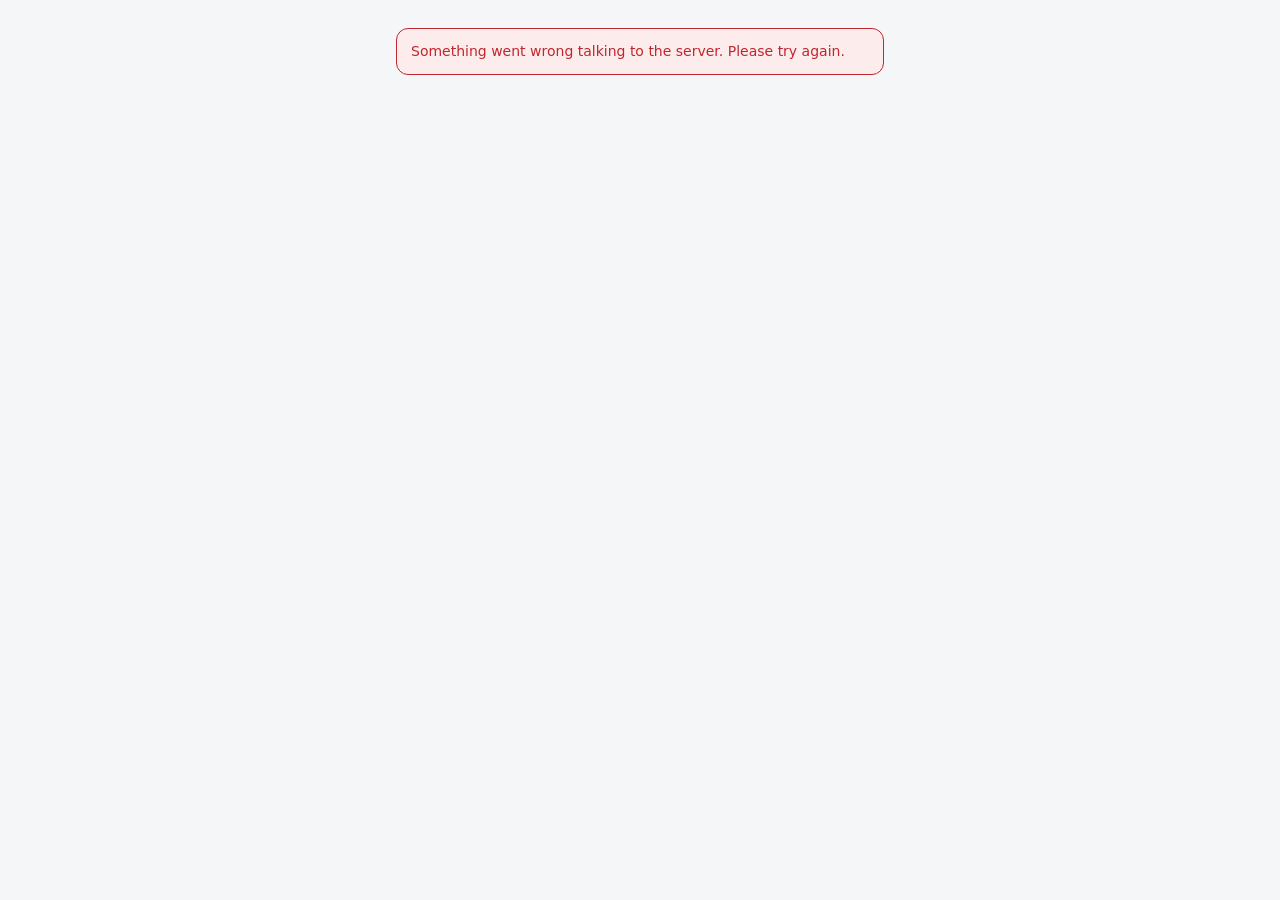
<file: docs/index.html>
<!doctype html>
<html lang="en">
<head>
<meta charset="utf-8">
<meta name="viewport" content="width=device-width, initial-scale=1, viewport-fit=cover">
<meta name="theme-color" content="#f5f6f8">
<title>Run Club Registration</title>
<link rel="stylesheet" href="assets/app.css">
</head>
<body>
<main>
  <img id="banner" class="banner" alt="" hidden>
  <img id="logo" class="logo" alt="" hidden>

  <div id="loading"><div class="spinner" role="status" aria-label="Loading"></div></div>
  <div id="loadError" class="notice bad" role="alert" hidden></div>

  <section id="event" hidden>
    <h1 id="eventName"></h1>
    <p class="sub">Register to get your check-in QR by email.</p>
    <div class="card"><dl class="details" id="details"></dl></div>
    <p id="seats" class="sub"></p>

    <form id="form" class="card" novalidate>
      <label for="name">Full name <span class="req" aria-hidden="true">*</span></label>
      <input id="name" name="name" type="text" autocomplete="name" maxlength="100" required placeholder="e.g. Somchai Jaidee">
      <p class="field-error" id="err-name" role="alert"></p>

      <label for="email">Email <span class="req" aria-hidden="true">*</span></label>
      <input id="email" name="email" type="email" autocomplete="email" inputmode="email" maxlength="254" required placeholder="you@example.com">
      <p class="field-error" id="err-email" role="alert"></p>

      <label for="social">Social media <span class="req" aria-hidden="true">*</span></label>
      <input id="social" name="social" type="text" autocomplete="off" maxlength="100" required placeholder="Instagram / Facebook / Line handle">
      <p class="field-error" id="err-social" role="alert"></p>

      <div class="hp" aria-hidden="true"><label>Website <input id="website" type="text" tabindex="-1" autocomplete="off"></label></div>

      <label class="consent" for="consent">
        <input id="consent" type="checkbox" required>
        <span>I agree that my name, email and social media handle are collected and used for this event only. <span class="req" aria-hidden="true">*</span></span>
      </label>
      <p class="field-error" id="err-consent" role="alert"></p>

      <div id="formNotice" class="notice bad" role="alert" hidden></div>
      <button id="submit" class="btn" type="submit">Register</button>
      <p class="sub center" style="margin:10px 0 0">All fields are required · one seat per email</p>
    </form>

    <section id="done" class="card center" hidden>
      <div class="tick" aria-hidden="true">✓</div>
      <h2>You're registered!</h2>
      <p id="doneMsg" class="sub"></p>
      <button id="resend" class="btn alt" type="button" hidden>Resend my confirmation email</button>
    </section>
  </section>
</main>

<script src="config.js"></script>
<script src="assets/common.js"></script>
<script>
(function () {
  var $ = App.el;
  var lastEmail = '';

  function setError(field, msg) {
    var input = $(field), err = $('err-' + field);
    err.textContent = msg || '';
    if (input) input.setAttribute('aria-invalid', msg ? 'true' : 'false');
  }
  function clearErrors() { ['name', 'email', 'social', 'consent'].forEach(function (f) { setError(f, ''); }); $('formNotice').hidden = true; }
  function notice(msg) { var n = $('formNotice'); n.textContent = msg; n.hidden = !msg; }

  function renderSeats(c) {
    var s = $('seats');
    if (c.seatsLeft === null) { s.textContent = ''; return; }
    s.textContent = c.seatsLeft > 0 ? c.seatsLeft + ' of ' + c.capacity + ' seats left' : 'This event is full.';
    if (c.seatsLeft === 0) { $('submit').disabled = true; notice('Registration is full. Please contact the organiser.'); }
  }

  function renderEvent(c) {
    App.applyBrand(c.brand);
    document.title = (c.event.event_name || 'Run Club') + ' – Registration';
    $('eventName').textContent = c.event.event_name;
    var d = $('details');
    [['When', c.event.when], ['Where', c.event.place], ['Route', c.event.route], ['Notes', c.event.notes]].forEach(function (p) {
      if (!p[1]) return;
      var dt = document.createElement('dt'), dd = document.createElement('dd');
      dt.textContent = p[0]; dd.textContent = p[1]; d.appendChild(dt); d.appendChild(dd);
    });
    renderSeats(c);
    if (c.eventOk === false) {   // only an explicit false closes the form (an older backend sends no eventOk)
      $('form').hidden = true;
      var n = $('loadError'); n.textContent = 'Registration isn\'t open yet. Please check back soon.'; n.hidden = false;
    }
    $('loading').hidden = true; $('event').hidden = false;
  }

  function validate() {
    clearErrors();
    var ok = true;
    var name = $('name').value.trim(), email = $('email').value.trim(), social = $('social').value.trim();
    if (!name) { setError('name', 'Please enter your full name.'); ok = false; }
    if (!/^[^\s@]+@[^\s@]+\.[^\s@]+$/.test(email)) { setError('email', 'Please enter a valid email address.'); ok = false; }
    if (!social) { setError('social', 'Please enter your social media handle.'); ok = false; }
    if (!$('consent').checked) { setError('consent', 'Please accept the data consent to continue.'); ok = false; }
    if (!ok) { var first = document.querySelector('[aria-invalid=true]'); if (first) first.focus(); }
    return ok;
  }

  function showDone(emailSent, email) {
    lastEmail = email;
    $('form').hidden = true; $('done').hidden = false;
    $('doneMsg').textContent = emailSent
      ? 'We sent a confirmation to ' + email + '. Please check your Spam folder if you don\'t see it.'
      : 'Your seat is saved, but we couldn\'t send the confirmation email just now. Use the button below to try again.';
    $('resend').hidden = emailSent;
    $('done').scrollIntoView({ behavior: 'smooth', block: 'start' });
  }

  $('form').addEventListener('submit', function (e) {
    e.preventDefault();
    if (!validate()) return;
    var btn = $('submit'), email = $('email').value.trim();
    btn.disabled = true; btn.textContent = 'Registering…';
    App.api('register', {
      name: $('name').value.trim(), email: email, social: $('social').value.trim(),
      consent: $('consent').checked, website: $('website').value
    }).then(function (r) {
      if (r.status === 'registered') return showDone(r.emailSent, email.toLowerCase());
      if (r.status === 'duplicate') {
        setError('email', 'This email is already registered.');
        notice('Already registered? We can resend your confirmation email.');
        var again = document.createElement('button');
        again.type = 'button'; again.className = 'btn alt'; again.style.marginTop = '8px'; again.textContent = 'Resend my confirmation email';
        again.onclick = function () { lastEmail = email.toLowerCase(); $('form').hidden = true; $('done').hidden = false; $('doneMsg').textContent = ''; doResend(); };
        $('formNotice').appendChild(document.createElement('br')); $('formNotice').appendChild(again);
      } else if (r.status === 'full') { notice('Sorry, this event just became full.'); }
      else if (r.status === 'invalid') { setError(r.field, r.message); }
      else if (r.status === 'not_configured') { notice('Registration isn\'t open yet. Please check back soon.'); }
      else { notice('Something went wrong. Please try again.'); }
    }).catch(function (err) { notice(App.friendlyError(err)); })
      .finally(function () { btn.disabled = false; btn.textContent = 'Register'; });
  });

  function doResend() {
    var b = $('resend'); b.hidden = false; b.disabled = true; b.textContent = 'Sending…';
    App.api('resend', { email: lastEmail }).then(function (r) {
      var msg = { sent: 'Sent! Please check your inbox (and Spam folder).', rate_limited: 'We just sent one. Please wait a couple of minutes before trying again.',
        not_found: 'We couldn\'t find that email.', send_failed: 'We couldn\'t send the email. Please try again later.' }[r.status] || 'Something went wrong.';
      $('doneMsg').textContent = msg;
    }).catch(function (err) { $('doneMsg').textContent = App.friendlyError(err); })
      .finally(function () { b.disabled = false; b.textContent = 'Resend my confirmation email'; });
  }
  $('resend').addEventListener('click', doResend);

  App.api('config').then(renderEvent).catch(function (err) {
    $('loading').hidden = true;
    var n = $('loadError'); n.textContent = App.friendlyError(err); n.hidden = false;
  });
})();
</script>
</body>
</html>
</file>
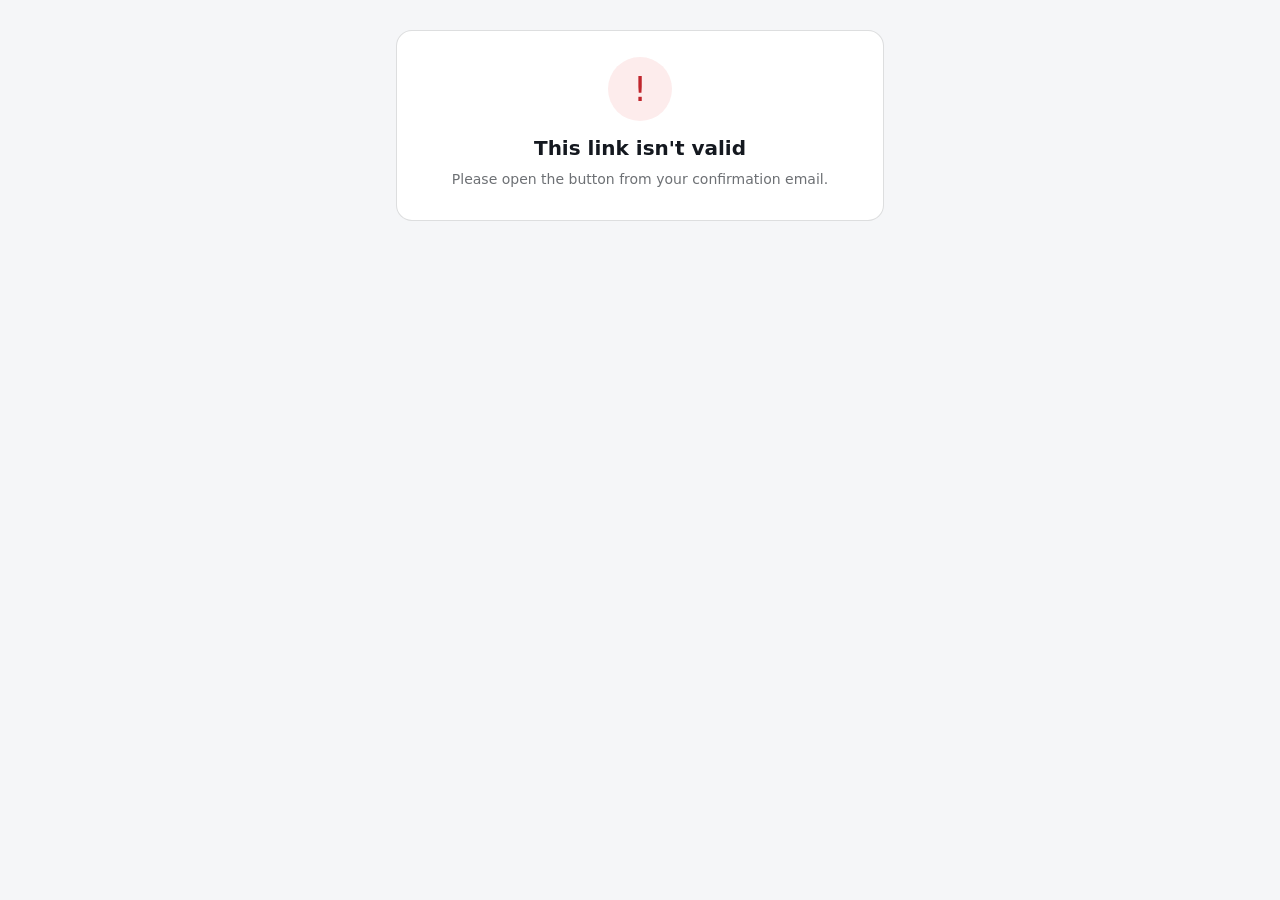
<file: docs/qr.html>
<!doctype html>
<html lang="en">
<head>
<meta charset="utf-8">
<meta name="viewport" content="width=device-width, initial-scale=1, viewport-fit=cover">
<meta name="theme-color" content="#f5f6f8">
<meta name="robots" content="noindex">
<title>My check-in QR</title>
<link rel="stylesheet" href="assets/app.css">
</head>
<body>
<main>
  <img id="banner" class="banner" alt="" hidden>
  <img id="logo" class="logo" alt="" hidden>

  <div id="loading"><div class="spinner" role="status" aria-label="Loading"></div></div>

  <section id="ok" hidden>
    <h1 class="center">Your check-in QR</h1>
    <p class="sub center"><span id="who"></span> · <span id="evName"></span></p>
    <div id="phaseNote" class="notice warn" role="status" hidden></div>
    <div class="qr-frame" id="qr" role="img" aria-label="Check-in QR code"></div>
    <p class="qr-code" id="codeText"></p>
    <p class="timer">Valid for <b id="left">5:00</b> · refreshes automatically</p>
    <div class="bar"><i id="barFill"></i></div>
    <button id="regen" class="btn alt" style="margin-top:16px" type="button">Generate a new QR now</button>
    <p class="sub center" id="hint" style="margin-top:14px">Turn your screen brightness up and show this to our staff. It works once, so please don't share it.</p>
  </section>

  <section id="msg" class="card center" hidden>
    <div id="msgIcon" class="tick" aria-hidden="true"></div>
    <h2 id="msgTitle"></h2>
    <p id="msgBody" class="sub"></p>
    <button id="retry" class="btn alt" type="button" hidden>Try again</button>
  </section>
</main>

<script src="config.js"></script>
<script src="assets/common.js"></script>
<script src="vendor/qrcode.min.js"></script>
<script>
(function () {
  var $ = App.el;
  var token = new URLSearchParams(location.search).get('t') || '';
  var tick = null, issuedAt = 0, windowSec = 300, REFRESH_AT = 30, busy = false;

  function show(which) { ['loading', 'ok', 'msg'].forEach(function (id) { $(id).hidden = id !== which; }); }

  function message(icon, title, body, retry, tone) {
    clearInterval(tick);
    var i = $('msgIcon'); i.textContent = icon;
    i.style.background = tone === 'bad' ? 'var(--bad-bg)' : tone === 'warn' ? 'var(--warn-bg)' : 'var(--ok-bg)';
    i.style.color = tone === 'bad' ? 'var(--bad)' : tone === 'warn' ? 'var(--warn)' : 'var(--ok)';
    $('msgTitle').textContent = title; $('msgBody').textContent = body; $('retry').hidden = !retry;
    show('msg');
  }

  // The QR is always shown. Scanning only passes on the event day, so before/after we just say so.
  function showPhase(r) {
    var n = $('phaseNote');
    if (r.phase === 'before') {
      n.textContent = 'This QR can only be used on the event day (' + r.opensOn + '). Keep this page and open it again on the day.';
      n.hidden = false;
    } else if (r.phase === 'after') {
      n.textContent = 'This event has ended, so this QR can no longer be used.';
      n.hidden = false;
    } else { n.hidden = true; }
    $('hint').hidden = r.phase === 'after';
  }

  function draw(code) {
    var q = qrcode(0, 'M'); q.addData(code); q.make();
    $('qr').innerHTML = q.createSvgTag({ cellSize: 6, margin: 0, scalable: true });
    $('codeText').textContent = code;
  }

  function remaining() { return Math.max(0, Math.round(windowSec - (performance.now() - issuedAt) / 1000)); }

  function render() {
    var left = remaining();
    $('left').textContent = Math.floor(left / 60) + ':' + String(left % 60).padStart(2, '0');
    $('barFill').style.width = (100 * left / windowSec) + '%';
    if (left <= REFRESH_AT && !busy) load(true);
  }

  function load(quiet) {
    if (busy) return;
    busy = true;
    if (!quiet) show('loading');
    App.api('issue', { token: token }).then(function (r) {
      App.applyBrand(r.brand);
      var who = r.name || '';
      switch (r.status) {
        case 'ok':
          showPhase(r);
          $('who').textContent = who; $('evName').textContent = r.eventName;
          document.title = 'My check-in QR – ' + r.eventName;
          windowSec = r.windowSec; issuedAt = performance.now();
          draw(r.code); show('ok');
          clearInterval(tick); tick = setInterval(render, 1000); render();
          break;
        case 'not_open':
          message('📅', 'Check-in opens on ' + r.opensOn, 'Hi ' + who + ', your QR will be available on the event day. Come back to this page then.', false, 'warn'); break;
        case 'not_configured':
          message('!', 'Check-in isn\'t ready yet', 'The organiser hasn\'t set the event date yet. Please try again later.', false, 'warn'); break;
        case 'closed':
          message('⏹', 'Check-in has closed', 'This event has already taken place.', false, 'warn'); break;
        case 'already_checked_in':
          message('✓', 'You\'re checked in', 'Thanks ' + who + '! You checked in at ' + String(r.at).slice(11, 19) + '. Enjoy the run!', false, 'ok'); break;
        case 'invalid_token':
          message('!', 'This link isn\'t valid', 'Please open the button from your confirmation email again.', false, 'bad'); break;
        default:
          message('!', 'Something went wrong', 'Please try again.', true, 'bad');
      }
    }).catch(function (err) {
      // keep showing the current QR while it is still valid; only fail loudly if there is nothing to show
      if (quiet && !$('ok').hidden && remaining() > 0) return;
      message('!', 'Couldn\'t load your QR', App.friendlyError(err), true, 'bad');
    }).finally(function () { busy = false; });
  }

  $('regen').addEventListener('click', function () { load(true); });
  $('retry').addEventListener('click', function () { load(false); });
  // Phones throttle timers in the background; check immediately when the tab comes back.
  document.addEventListener('visibilitychange', function () { if (!document.hidden && !$('ok').hidden) render(); });

  if (!token) message('!', 'This link isn\'t valid', 'Please open the button from your confirmation email.', false, 'bad');
  else load(false);
})();
</script>
</body>
</html>
</file>
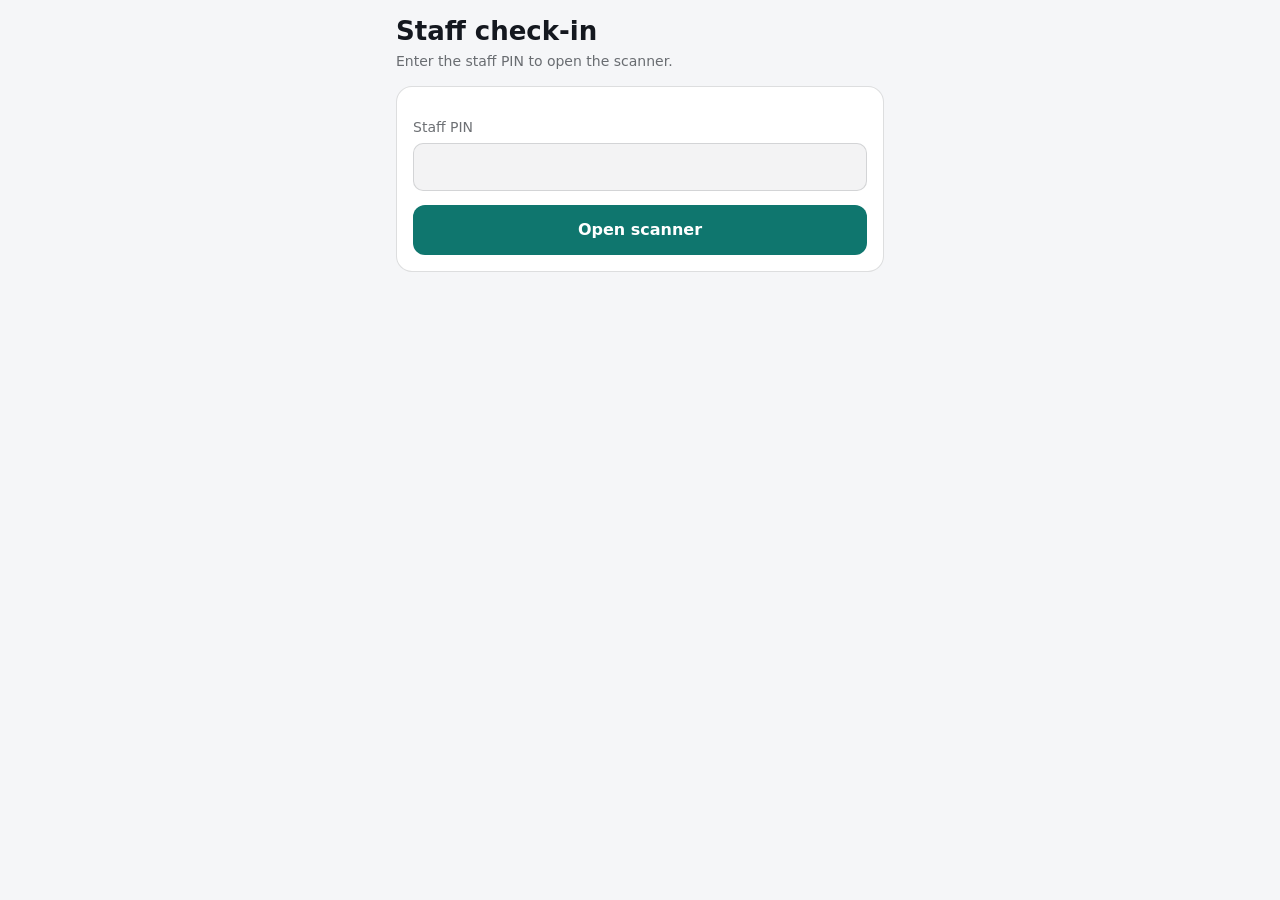
<file: docs/staff.html>
<!doctype html>
<html lang="en">
<head>
<meta charset="utf-8">
<meta name="viewport" content="width=device-width, initial-scale=1, viewport-fit=cover">
<meta name="theme-color" content="#f5f6f8">
<meta name="robots" content="noindex">
<title>Staff check-in</title>
<link rel="stylesheet" href="assets/app.css">
</head>
<body>
<main>
  <img id="logo" class="logo" alt="" hidden>

  <div id="cfgError" class="notice bad" role="alert" hidden></div>

  <!-- PIN -->
  <section id="login">
    <h1>Staff check-in</h1>
    <p class="sub" id="loginSub">Enter the staff PIN to open the scanner.</p>
    <form id="pinForm" class="card" autocomplete="off">
      <label for="pin">Staff PIN</label>
      <input id="pin" type="password" autocomplete="off" autocapitalize="off" spellcheck="false" required>
      <div id="pinError" class="notice bad" role="alert" hidden></div>
      <button class="btn" id="pinBtn" type="submit" style="margin-top:14px">Open scanner</button>
    </form>
  </section>

  <!-- Scanner -->
  <section id="scanner" hidden>
    <h1 id="evTitle" style="font-size:20px">Scan QR</h1>
    <p class="sub" id="evWhen"></p>
    <div class="video-box">
      <video id="video" playsinline muted></video>
      <div class="frame"></div>
      <div class="off" id="camOff" hidden></div>
    </div>
    <div class="counter"><span>Checked in <b id="cIn">0</b> / <b id="cReg">0</b> registered</span></div>
    <div class="btn-row">
      <button class="btn alt" id="searchBtn" type="button">Search name / email</button>
      <button class="btn alt" id="flipBtn" type="button" style="flex:0 0 auto;width:auto">Flip camera</button>
    </div>
    <button class="btn alt" id="lockBtn" type="button" style="margin-top:8px">Lock</button>
  </section>

  <!-- Manual search -->
  <section id="search" hidden>
    <h1 style="font-size:20px">Manual check-in</h1>
    <p class="sub">Fallback if the camera or the attendee's QR doesn't work.</p>
    <input id="q" type="search" placeholder="Search name, email or social" autocomplete="off">
    <ul class="results" id="results"></ul>
    <p class="sub" id="searchHint" style="margin-top:12px">Type at least 2 characters.</p>
    <button class="btn alt" id="backBtn" type="button" style="margin-top:12px">Back to scanner</button>
  </section>
</main>

<div class="overlay" id="overlay" role="alert" hidden></div>

<script src="config.js"></script>
<script src="assets/common.js"></script>
<script src="vendor/jsQR.js"></script>
<script>
(function () {
  var $ = App.el, PIN_KEY = 'staffPin';
  var pin = '', stream = null, facing = 'environment', raf = 0, lastScan = 0;
  var busy = false, paused = false, lastCode = '', lastCodeAt = 0, dismissTimer = 0;
  var work = document.createElement('canvas'), wctx = work.getContext('2d', { willReadFrequently: true });

  var MSG = {
    ok:                 { cls: 'ok',  icon: '✓', title: 'Check-in successful', desc: 'Welcome!' },
    used:               { cls: 'bad', icon: '✕', title: 'QR already used', desc: 'This QR code has already been used. Please verify the information again.' },
    already_checked_in: { cls: 'bad', icon: '✕', title: 'Already checked in', desc: 'This attendee has already checked in. Please verify the information again.' },
    expired:            { cls: 'bad', icon: '✕', title: 'QR expired', desc: 'This QR is older than 5 minutes. Ask the attendee to reopen their QR page.' },
    wrong_day:          { cls: 'bad', icon: '✕', title: 'Wrong date', desc: 'This QR was not issued today, or there is no event today. Please verify the information again.' },
    invalid:            { cls: 'bad', icon: '✕', title: 'QR not recognised', desc: 'This code isn\'t in our system. Please verify the information again.' }
  };

  function view(id) { ['login', 'scanner', 'search'].forEach(function (v) { $(v).hidden = v !== id; }); }

  function stats(s) { if (!s) return; $('cIn').textContent = s.checkedIn; $('cReg').textContent = s.registered; }

  /* ---------- overlay ---------- */
  function overlay(cls, icon, title, name, desc, dismissible, ms) {
    var o = $('overlay');
    o.className = 'overlay ' + cls; o.innerHTML = '';
    var box = document.createElement('div');
    function add(c, t) { if (!t) return; var d = document.createElement('div'); d.className = c; d.textContent = t; box.appendChild(d); }
    add('ic', icon); add('t', title); add('n', name); add('d', desc);
    if (dismissible) add('tap', 'Tap to continue');
    o.appendChild(box); o.hidden = false;
    clearTimeout(dismissTimer);
    if (dismissible) dismissTimer = setTimeout(closeOverlay, ms || 3000);
  }
  function closeOverlay() { clearTimeout(dismissTimer); $('overlay').hidden = true; paused = false; }
  $('overlay').addEventListener('click', function () { if (!paused || $('overlay').classList.contains('wait')) return; closeOverlay(); });

  function showResult(r) {
    if (r.status === 'unauthorized') { lock('PIN changed or incorrect. Please sign in again.'); return; }
    var m = MSG[r.status] || { cls: 'bad', icon: '✕', title: 'Something went wrong', desc: 'Please try again.' };
    var desc = m.desc;
    if (r.status === 'already_checked_in' && r.at) desc = 'Checked in at ' + String(r.at).slice(11, 19) + '. Please verify the information again.';
    overlay(m.cls, m.icon, m.title, r.name, desc, true, r.status === 'ok' ? 2500 : 4000);
    stats(r.stats);
    if (navigator.vibrate) navigator.vibrate(r.status === 'ok' ? 60 : [80, 60, 80]);
  }

  /* ---------- camera + scanning ---------- */
  function startCam() {
    stopCam();
    $('camOff').hidden = true;
    if (!navigator.mediaDevices || !navigator.mediaDevices.getUserMedia) {
      camProblem('Camera not available. Open this page over HTTPS, or use manual search.'); return;
    }
    navigator.mediaDevices.getUserMedia({ video: { facingMode: { ideal: facing }, width: { ideal: 1280 } }, audio: false })
      .then(function (s) { stream = s; $('video').srcObject = s; return $('video').play(); })
      .then(function () { loop(); })
      .catch(function (e) {
        camProblem(e && e.name === 'NotAllowedError' ? 'Camera permission was denied. Allow camera access in your browser settings, then tap here.' : 'Could not start the camera. Tap here to retry, or use manual search.');
      });
  }
  function camProblem(text) { $('camOff').textContent = text; $('camOff').hidden = false; }
  $('camOff').addEventListener('click', startCam);
  function stopCam() {
    cancelAnimationFrame(raf);
    if (stream) stream.getTracks().forEach(function (t) { t.stop(); });
    stream = null; $('video').srcObject = null;
  }

  function loop(ts) {
    if (!stream) return;
    raf = requestAnimationFrame(loop);
    var v = $('video');
    if (paused || busy || !v.videoWidth || (ts || 0) - lastScan < 120) return;
    lastScan = ts || 0;
    var scale = Math.min(1, 640 / v.videoWidth);
    work.width = Math.round(v.videoWidth * scale); work.height = Math.round(v.videoHeight * scale);
    wctx.drawImage(v, 0, 0, work.width, work.height);
    var img = wctx.getImageData(0, 0, work.width, work.height);
    var hit = jsQR(img.data, img.width, img.height, { inversionAttempts: 'dontInvert' });
    if (hit && hit.data) handle(hit.data);
    else if (lastCode && Date.now() - lastCodeAt > 1500) lastCode = '';   // QR left the frame: allow scanning it again
  }

  function handle(data) {
    var now = Date.now();
    // The same QR is still in front of the camera after a result: don't re-submit it until it leaves the frame.
    if (data === lastCode) { lastCodeAt = now; return; }
    lastCode = data; lastCodeAt = now;
    busy = paused = true;
    overlay('wait', '…', 'Checking…', '', '', false);
    App.api('verify', { pin: pin, code: data }).then(showResult).catch(function (e) {
      lastCode = '';   // allow an immediate retry of the same QR
      overlay('bad', '!', 'Couldn\'t reach the server', '', App.friendlyError(e), true, 4000);
    }).finally(function () { busy = false; });
  }

  /* ---------- login / lock ---------- */
  function enter(p) {
    pin = p; sessionStorage.setItem(PIN_KEY, p);
    view('scanner'); startCam();
  }
  function lock(msg) {
    pin = ''; sessionStorage.removeItem(PIN_KEY); stopCam(); closeOverlay();
    view('login'); $('pin').value = '';
    var e = $('pinError'); e.textContent = msg || ''; e.hidden = !msg;
  }
  $('lockBtn').addEventListener('click', function () { lock(''); });

  function tryLogin(p, silent) {
    var btn = $('pinBtn'); btn.disabled = true; btn.textContent = 'Checking…';
    return App.api('login', { pin: p }).then(function (r) {
      if (r.status === 'ok') { stats(r.stats); enter(p); }
      else { sessionStorage.removeItem(PIN_KEY); if (!silent) { var e = $('pinError'); e.textContent = 'Incorrect PIN.'; e.hidden = false; } }
    }).catch(function (e) { if (!silent) { var n = $('pinError'); n.textContent = App.friendlyError(e); n.hidden = false; } })
      .finally(function () { btn.disabled = false; btn.textContent = 'Open scanner'; });
  }
  $('pinForm').addEventListener('submit', function (e) { e.preventDefault(); $('pinError').hidden = true; tryLogin($('pin').value.trim(), false); });
  $('flipBtn').addEventListener('click', function () { facing = facing === 'environment' ? 'user' : 'environment'; startCam(); });

  /* ---------- manual search ---------- */
  var searchTimer = 0, searchSeq = 0;
  $('searchBtn').addEventListener('click', function () { paused = true; stopCam(); view('search'); $('q').focus(); });
  $('backBtn').addEventListener('click', function () { view('scanner'); paused = false; startCam(); });
  $('q').addEventListener('input', function () { clearTimeout(searchTimer); searchTimer = setTimeout(doSearch, 300); });

  function doSearch() {
    var q = $('q').value.trim(), seq = ++searchSeq, list = $('results');
    if (q.length < 2) { list.innerHTML = ''; $('searchHint').textContent = 'Type at least 2 characters.'; return; }
    App.api('search', { pin: pin, q: q }).then(function (r) {
      if (seq !== searchSeq) return;
      if (r.status === 'unauthorized') return lock('PIN changed or incorrect. Please sign in again.');
      list.innerHTML = '';
      $('searchHint').textContent = r.results.length ? '' : 'No matches.';
      r.results.forEach(function (p) {
        var li = document.createElement('li'), who = document.createElement('div'), b = document.createElement('b'), s = document.createElement('small');
        who.className = 'who'; b.textContent = p.name; s.textContent = p.email + ' · ' + p.social; who.appendChild(b); who.appendChild(s); li.appendChild(who);
        if (p.checkedIn) { var d = document.createElement('span'); d.className = 'done'; d.textContent = 'Checked in'; li.appendChild(d); }
        else {
          var btn = document.createElement('button'); btn.className = 'btn'; btn.type = 'button'; btn.textContent = 'Check in';
          btn.onclick = function () {
            btn.disabled = true;
            App.api('manual', { pin: pin, regId: p.id }).then(function (res) { showResult(res); paused = true; doSearch(); })
              .catch(function (e) { btn.disabled = false; overlay('bad', '!', 'Couldn\'t reach the server', '', App.friendlyError(e), true, 3000); paused = true; });
          };
          li.appendChild(btn);
        }
        list.appendChild(li);
      });
      stats(r.stats);
    }).catch(function (e) { $('searchHint').textContent = App.friendlyError(e); });
  }

  /* ---------- boot ---------- */
  document.addEventListener('visibilitychange', function () { if (document.hidden) stopCam(); else if (!$('scanner').hidden) startCam(); });

  App.api('config').then(function (c) {
    App.applyBrand(c.brand);
    $('evTitle').textContent = c.event.event_name || 'Scan QR';
    $('evWhen').textContent = c.event.when || '';
    if (c.eventOk === false) { var e = $('cfgError'); e.textContent = 'Event date/time is not set correctly in the Google Sheet. ' + c.eventError + ' Check-in will not work until this is fixed.'; e.hidden = false; }
  }).catch(function () {});

  var saved = sessionStorage.getItem(PIN_KEY);
  if (saved) tryLogin(saved, true);
})();
</script>
</body>
</html>
</file>
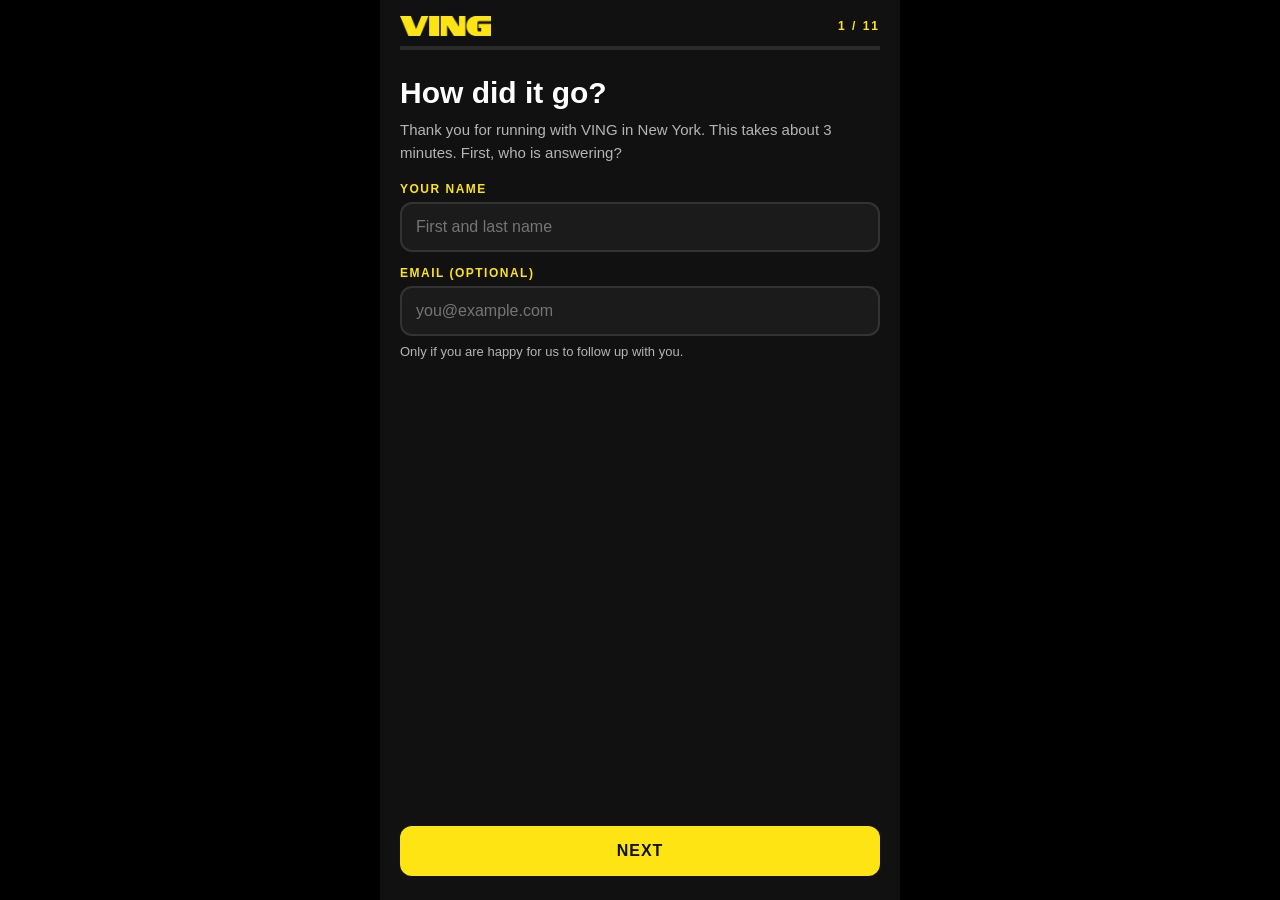
<file: docs/survey.html>
<!doctype html>
<html lang="en"><head><meta charset="utf-8">
<meta name="viewport" content="width=device-width,initial-scale=1,viewport-fit=cover">
<title>VING Run Club · After the run</title>
<style>
:root{--y:#fde412;--ink:#111;--card:#1b1b1b;--line:#333;--mut:#b5b5b5}
*{box-sizing:border-box;-webkit-tap-highlight-color:transparent}
html,body{margin:0;background:#000;color:#fff;font-family:Helvetica,Arial,sans-serif}
.app{max-width:520px;min-height:100vh;min-height:100dvh;margin:0 auto;background:var(--ink);display:flex;flex-direction:column}
header{padding:16px 20px 10px;display:flex;align-items:center;justify-content:space-between}
header img{height:20px;display:block}.step{color:var(--y);font-size:12px;font-weight:700;letter-spacing:2px}
.bar{height:4px;background:#2a2a2a;margin:0 20px}.bar span{display:block;height:4px;background:var(--y);width:0;transition:width .25s}
main{flex:1;padding:26px 20px 12px}
h1{font-size:30px;line-height:1.1;margin:0 0 10px;font-weight:800}
.sub{color:var(--mut);font-size:15px;line-height:1.5;margin:0 0 18px}
.q{font-size:24px;line-height:1.2;font-weight:800;color:var(--y);margin:0 0 6px}
.hint{color:var(--mut);font-size:13px;margin:0 0 16px}
.opt{display:block;width:100%;text-align:left;background:var(--card);color:#fff;border:2px solid var(--line);border-radius:12px;padding:15px 16px;margin:0 0 10px;font-size:16px;font-weight:600;cursor:pointer;font-family:inherit}
.opt.on{background:var(--y);color:var(--ink);border-color:var(--y)}
.opt small{display:block;font-weight:400;opacity:.8;font-size:13px;margin-top:2px}
label.f{display:block;font-size:12px;letter-spacing:1.5px;font-weight:700;color:var(--y);margin:14px 0 6px;text-transform:uppercase}
input[type=text],input[type=email],textarea{width:100%;background:var(--card);color:#fff;border:2px solid var(--line);border-radius:12px;padding:14px;font-size:16px;font-family:inherit}
input:focus,textarea:focus{outline:none;border-color:var(--y)}textarea{min-height:110px;resize:vertical}
.chk{display:flex;gap:12px;align-items:flex-start;background:var(--card);border:2px solid var(--line);border-radius:12px;padding:14px;margin:0 0 10px;font-size:14px;line-height:1.45;cursor:pointer}
.chk i{flex:none;width:22px;height:22px;border:2px solid var(--y);border-radius:6px;display:block;margin-top:1px;text-align:center;line-height:18px;color:var(--ink);font-style:normal;font-weight:800}
.chk.on i{background:var(--y)}.chk.on{border-color:var(--y)}
.rows .r{margin:0 0 16px}.rows .t{font-size:15px;font-weight:700;margin:0 0 8px}
.scale{display:flex;gap:6px}.scale button{flex:1;background:var(--card);color:#fff;border:2px solid var(--line);border-radius:10px;padding:10px 0;font-size:18px;cursor:pointer;font-family:inherit}
.scale button.on{background:var(--y);color:var(--ink);border-color:var(--y);font-weight:800}
.scale.n button{font-size:15px;font-weight:700;padding:12px 0}
.ends{display:flex;justify-content:space-between;color:var(--mut);font-size:11px;margin-top:4px}
.note{background:#181818;border-left:4px solid var(--y);padding:12px 14px;font-size:13px;line-height:1.5;color:#ddd;margin:0 0 14px}
.err{color:#ff8a80;font-size:14px;min-height:20px;margin:6px 0 0}
footer{padding:12px 20px 24px;display:flex;gap:10px;position:sticky;bottom:0;background:linear-gradient(transparent,var(--ink) 30%)}
.btn{flex:1;border:0;border-radius:12px;padding:16px;font-size:16px;font-weight:800;letter-spacing:1px;text-transform:uppercase;cursor:pointer;font-family:inherit}
.next{background:var(--y);color:var(--ink)}.back{flex:0 0 auto;background:#2a2a2a;color:#fff;padding:16px 20px}.btn[disabled]{opacity:.45}
.hp{position:absolute;left:-9999px;opacity:0;height:0;width:0}
.done{text-align:center;padding-top:30px}.done .big{font-size:56px}
</style></head><body>
<div class="app">
<header><img alt="VING" src="[data-uri]"><div class="step" id="step"></div></header>
<div class="bar"><span id="prog"></span></div>
<main id="main"></main>
<footer id="foot"><button class="btn back" id="back" type="button">Back</button><button class="btn next" id="next" type="button">Next</button></footer>
</div>
<script>
var ENDPOINT = 'https://script.google.com/macros/s/AKfycbzeJ5pDL9aw-sD3kxUMld5zZw-PHgkUqTE-PjPpCKxgRCzM25kxnQ1D728yxg2qv2cb/exec';
var A = {};            // answers
var hp = '';           // honeypot
var sid = 's' + Date.now().toString(36) + Math.random().toString(36).slice(2, 8);
var FACES = ['😖','😕','😐','🙂','😍'];

function worn(k){ var w=A.which_worn; return w==='both' || w===k; }
var S = [
 {id:'who', title:'Welcome', render:function(){ return '<h1>How did it go?</h1><p class="sub">Thank you for running with VING in New York. This takes about 3 minutes. First, who is answering?</p>'+
   '<label class="f" for="name">Your name</label><input type="text" id="name" autocomplete="name" maxlength="100" placeholder="First and last name" value="'+esc(A.name)+'">'+
   '<label class="f" for="email">Email (optional)</label><input type="email" id="email" autocomplete="email" maxlength="120" placeholder="you@example.com" value="'+esc(A.email)+'">'+
   '<p class="hint" style="margin-top:8px">Only if you are happy for us to follow up with you.</p><input class="hp" tabindex="-1" autocomplete="off" id="hp" aria-hidden="true">'; },
   valid:function(){ A.name=val('name').trim(); A.email=val('email').trim(); hp=val('hp'); if(!A.name) return 'Please type your name.'; if(A.email && !/^[^\s@]+@[^\s@]+\.[^\s@]+$/.test(A.email)) return 'That email does not look right.'; return ''; }},
 {id:'consent', title:'Privacy and photos', render:function(){ return '<p class="q">Two quick confirmations</p>'+
   '<div class="note"><b>Privacy notice.</b> VING uses your answers to improve its products and events. They are reviewed by the VING team, mostly as a group. Your name is stored with your answers so we can follow up and so we can match them to the event. Answers are stored in VING\'s Google account and kept only as long as needed for this review. To see or delete your answers, reply to the email you received from VING.</div>'+
   chk('privacy_ok','I have read the privacy notice and agree to my answers being used this way.')+
   '<p class="q" style="font-size:18px;margin-top:18px">Photos from the event</p>'+
   '<p class="hint">VING took photos and videos at the run. Please choose one.</p>'+
   opt('photo_choice','agree','VING may share images that include me','on VING\'s official social media channels only. No payment, no paid advertising, never sold. I can withdraw any time.')+
   opt('photo_choice','no','Please do not feature me','VING will not use close-up images of me.'); },
   valid:function(){ if(!A.privacy_ok) return 'Please tick the privacy confirmation to continue.'; if(!A.photo_choice) return 'Please choose a photo option.'; return ''; }},
 {id:'runs', render:function(){ return '<p class="q">How often do you run?</p>'+ opts('runs_per_week',[['0-1','0 to 1 times a week'],['2-3','2 to 3 times a week'],['4-5','4 to 5 times a week'],['6+','6 or more']]); }, valid:req('runs_per_week')},
 {id:'sandal', render:function(){ return '<p class="q">Have you run in sandals before?</p>'+ opts('sandal_before',[['regularly','Yes, regularly'],['some','A few times'],['first','This was my first time']]); }, valid:req('sandal_before')},
 {id:'socks', render:function(){ return '<p class="q">What did you wear on your feet?</p>'+ opts('socks',[['split-toe','Split-toe (tabi) socks'],['regular','Regular socks'],['none','No socks'],['other','Something else']]); }, valid:req('socks')},
 {id:'which', render:function(){ return '<p class="q">Which VING sandals did you wear today?</p><p class="hint">We will only ask about the ones you tried.</p>'+ opts('which_worn',[['both','Both Nirun 2.0 and Nirun Pro'],['n2','Nirun 2.0'],['pro','Nirun Pro'],['none','Neither, I ran in my own shoes']]); }, valid:req('which_worn')},
 grid('n2','Nirun 2.0',function(){return worn('n2');}),
 issues('n2','Nirun 2.0',function(){return worn('n2');}),
 grid('pro','Nirun Pro',function(){return worn('pro');}),
 issues('pro','Nirun Pro',function(){return worn('pro');}),
 {id:'prefer', when:function(){return A.which_worn==='both';}, render:function(){ return '<p class="q">Which did you prefer?</p>'+ opts('preferred',[['n2','Nirun 2.0'],['pro','Nirun Pro'],['same','No preference']]); }, valid:req('preferred')},
 {id:'buy', when:function(){return A.which_worn!=='none';}, render:function(){ return '<p class="q">Would you buy a pair?</p>'+ opts('would_buy',[['yes','Yes'],['maybe','Maybe'],['no','No']]); }, valid:req('would_buy')},
 {id:'nps', render:function(){ var h='<p class="q">How likely are you to recommend VING Run Club to a friend?</p><p class="hint">0 = not at all, 10 = definitely</p><div class="scale n" style="flex-wrap:wrap">'; for(var i=0;i<=10;i++){ h+='<button type="button" style="flex:0 0 calc(25% - 5px);margin-bottom:6px" data-k="nps" data-v="'+i+'" class="'+(A.nps===String(i)?'on':'')+'">'+i+'</button>'; } return h+'</div>'; }, valid:req('nps')},
 {id:'event', render:function(){ return '<p class="q">Rate the day</p><p class="hint">1 = poor, 5 = great</p><div class="rows">'+ row('ev_org','Check-in and organisation',false)+ row('ev_route','The route',false)+ row('ev_team','The VING team',false)+ row('ev_coffee','Coffee and activities',false)+'</div>'; }, valid:function(){ var ks=['ev_org','ev_route','ev_team','ev_coffee']; for(var i=0;i<ks.length;i++) if(!A[ks[i]]) return 'Please rate each one.'; return ''; }},
 {id:'improve', render:function(){ return '<p class="q">One thing we should improve</p><p class="hint">Optional, but it helps a lot.</p><textarea id="improve" maxlength="800" placeholder="Type here">'+esc(A.improve)+'</textarea><p class="q" style="font-size:18px;margin-top:20px">Would you join another VING run?</p>'+ opts('join_again',[['yes','Yes'],['maybe','Maybe'],['no','No']]); }, valid:function(){ A.improve=val('improve').trim(); if(!A.join_again) return 'Please choose one.'; return ''; }},
 {id:'final', render:function(){ return '<p class="q">Anything else?</p><p class="hint">Optional.</p><textarea id="final" maxlength="1200" placeholder="Anything about the sandals or the day">'+esc(A.final_comment)+'</textarea>'; }, valid:function(){ A.final_comment=val('final').trim(); return ''; }, last:true}
];
function grid(k,name,when){ return {id:k+'g', when:when, render:function(){ return '<p class="q">'+name+'</p><p class="hint">How did it feel? Tap a face.</p><div class="rows">'+ row(k+'_overall','Overall',true)+ row(k+'_fit','Fit and hold',true)+ row(k+'_cushion','Cushioning',true)+ row(k+'_toepost','Toe post comfort',true)+ row(k+'_grip','Grip',true)+'</div><div class="ends"><span>😖 Poor</span><span>Great 😍</span></div>'; }, valid:function(){ var ks=['overall','fit','cushion','toepost','grip']; for(var i=0;i<ks.length;i++) if(!A[k+'_'+ks[i]]) return 'Please rate each one.'; return ''; }}; }
function issues(k,name,when){ var L=[['none','No problems'],['toe','Toe or toe post'],['arch','Arch'],['heel','Heel'],['strap','Strap or rubbing'],['blister','Blister or hot spot'],['other','Something else']]; return {id:k+'i', when:when, render:function(){ var sel=A[k+'_issues']||[]; var h='<p class="q">'+name+': any problems?</p><p class="hint">Choose all that apply.</p>'; L.forEach(function(o){ h+='<button type="button" class="opt'+(sel.indexOf(o[0])>-1?' on':'')+'" data-multi="'+k+'_issues" data-v="'+o[0]+'">'+o[1]+'</button>'; }); return h+'<label class="f" for="'+k+'c">Comments (optional)</label><textarea id="'+k+'c" maxlength="800" placeholder="What did you like or dislike?">'+esc(A[k+'_comment'])+'</textarea>'; }, valid:function(){ A[k+'_comment']=val(k+'c').trim(); if(!(A[k+'_issues']||[]).length) return 'Please choose at least one option.'; return ''; }}; }
function row(key,label,faces){ var h='<div class="r"><div class="t">'+label+'</div><div class="scale">'; for(var i=1;i<=5;i++){ h+='<button type="button" data-k="'+key+'" data-v="'+i+'" class="'+(A[key]===String(i)?'on':'')+'" aria-label="'+i+'">'+(faces?FACES[i-1]:i)+'</button>'; } return h+'</div></div>'; }
function opt(k,v,t,s){ return '<button type="button" class="opt'+(A[k]===v?' on':'')+'" data-k="'+k+'" data-v="'+v+'">'+t+(s?'<small>'+s+'</small>':'')+'</button>'; }
function opts(k,l){ return l.map(function(o){ return opt(k,o[0],o[1]); }).join(''); }
function chk(k,t){ return '<div class="chk'+(A[k]?' on':'')+'" data-chk="'+k+'" role="checkbox" aria-checked="'+(!!A[k])+'" tabindex="0"><i>'+(A[k]?'✓':'')+'</i><span>'+t+'</span></div>'; }
function req(k){ return function(){ return A[k]?'':'Please choose one.'; }; }
function esc(s){ return String(s||'').replace(/[&<>"]/g,function(c){return {'&':'&amp;','<':'&lt;','>':'&gt;','"':'&quot;'}[c];}); }
function val(id){ var e=document.getElementById(id); return e?e.value:''; }

var order=[], pos=0, busy=false;
function visible(){ return S.filter(function(s){ return !s.when || s.when(); }); }
function show(keepScroll){
  order=visible(); var s=order[pos]; var m=document.getElementById('main');
  m.innerHTML=s.render()+'<div class="err" id="err"></div>';
  document.getElementById('step').textContent=(pos+1)+' / '+order.length;
  document.getElementById('prog').style.width=((pos)/order.length*100)+'%';
  document.getElementById('back').style.display=pos?'':'none';
  var nx=document.getElementById('next'); nx.textContent=s.last?'Send':'Next'; nx.disabled=false;
  if(!keepScroll) window.scrollTo(0,0);
}
function err(t){ document.getElementById('err').textContent=t||''; }
document.addEventListener('click',function(e){
  var t=e.target.closest('[data-k],[data-multi],[data-chk]'); if(!t) return;
  if(t.dataset.chk){ A[t.dataset.chk]=!A[t.dataset.chk]; keep(); show(true); return; }
  if(t.dataset.multi){ var k=t.dataset.multi, v=t.dataset.v, a=A[k]||[]; if(v==='none'){ a=a.indexOf('none')>-1?[]:['none']; } else { a=a.filter(function(x){return x!=='none';}); var i=a.indexOf(v); if(i>-1)a.splice(i,1); else a.push(v); } A[k]=a; keep(); show(true); return; }
  A[t.dataset.k]=t.dataset.v; keep();
  // refresh selection in place, keep typed text; auto-advance only on single-choice screens
  var s=order[pos]; var single=/^(runs|sandal|socks|which|prefer|buy|nps)$/.test(s.id);
  if(single){ show(true); setTimeout(function(){ document.getElementById('next').click(); },180); } else { show(true); }
});
document.addEventListener('keydown',function(e){ if((e.key==='Enter'||e.key===' ')&&e.target.dataset&&e.target.dataset.chk){ e.preventDefault(); e.target.click(); } });
function keep(){ var ids=['name','email','improve','final','n2c','proc']; ids.forEach(function(id){ var e=document.getElementById(id); if(!e) return; var map={name:'name',email:'email',improve:'improve',final:'final_comment',n2c:'n2_comment',proc:'pro_comment'}; A[map[id]]=e.value; }); }
document.getElementById('back').onclick=function(){ keep(); if(pos>0){ pos--; show(); } };
document.getElementById('next').onclick=function(){
  if(busy) return; var s=order[pos]; var m=s.valid?s.valid():''; if(m){ err(m); return; }
  if(s.last){ submit(); return; }
  pos++; if(pos>=visible().length) pos=visible().length-1; show();
};
function submit(){
  busy=true; var nx=document.getElementById('next'); nx.disabled=true; nx.textContent='Sending…'; err('');
  var p={}; Object.keys(A).forEach(function(k){ p[k]=A[k]; }); p.sid=sid; p.hp=hp; p.client_time=new Date().toISOString(); p.ua=navigator.userAgent.slice(0,160);
  fetch(ENDPOINT,{method:'POST',headers:{'Content-Type':'text/plain;charset=utf-8'},body:JSON.stringify(p)})
   .then(function(r){ return r.json(); })
   .then(function(j){ if(j&&j.ok){ done(); } else { throw new Error((j&&j.error)||'failed'); } })
   .catch(function(){ busy=false; nx.disabled=false; nx.textContent='Send'; err('Sorry, we could not send your answers. Please check your connection and tap Send again.'); });
}
function done(){
  document.getElementById('foot').style.display='none'; document.getElementById('prog').style.width='100%'; document.getElementById('step').textContent='DONE';
  document.getElementById('main').innerHTML='<div class="done"><div class="big">🙌</div><h1>Thank you, '+esc((A.name||'').split(' ')[0])+'!</h1><p class="sub">Your answers are in. See you on the next run with VING.</p></div>';
}
show();
</script></body></html>
</file>
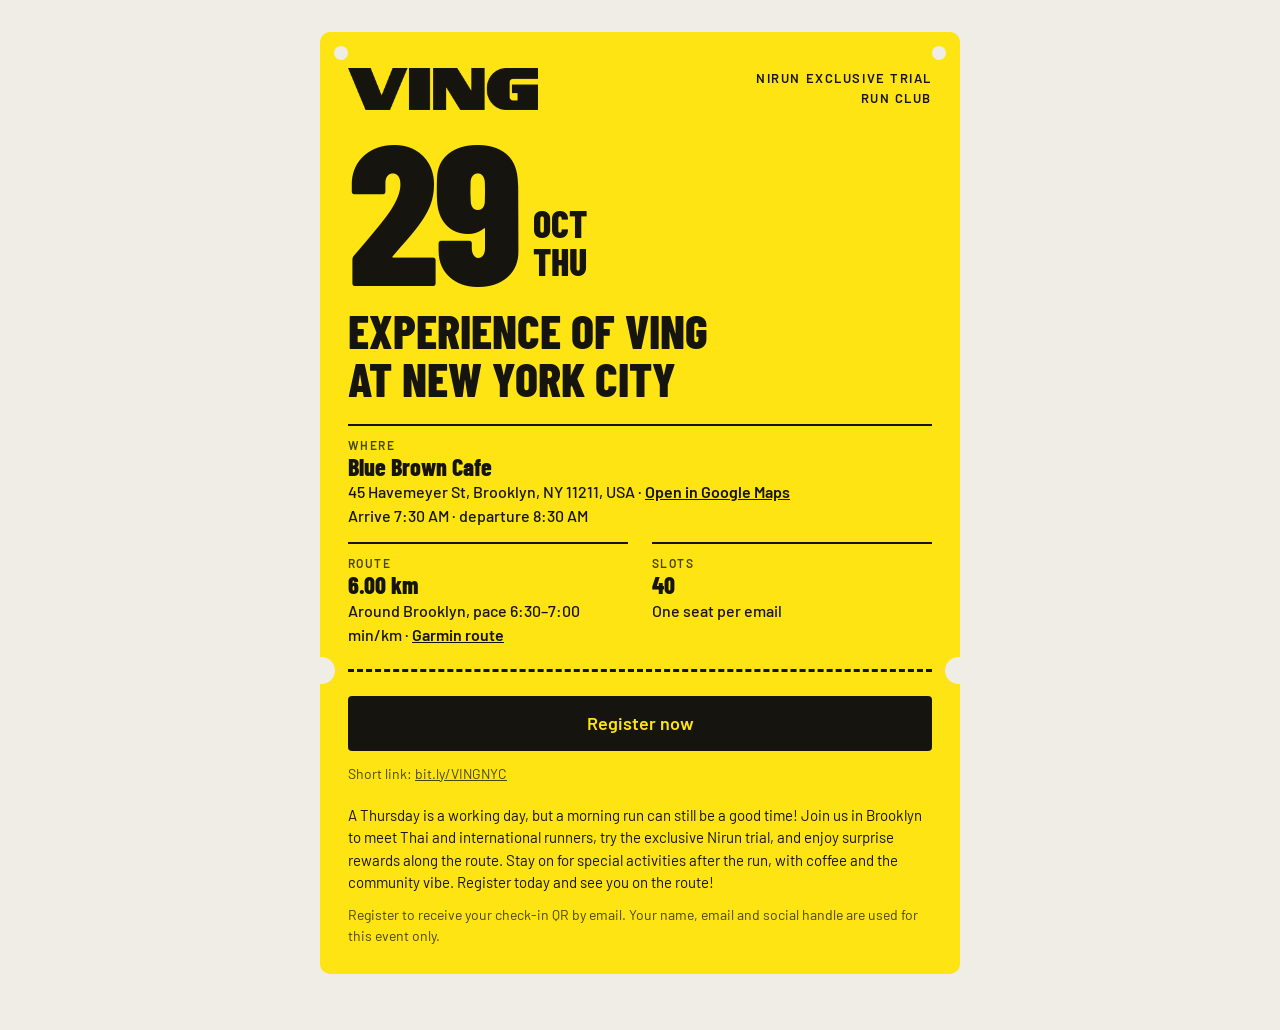
<file: docs/welcome.html>
<!doctype html><html><head><meta charset=utf8><meta name=viewport content="width=device-width,initial-scale=1,viewport-fit=cover"><style>:root{color-scheme:light;box-sizing:border-box;padding-top:env(safe-area-inset-top,0px);padding-bottom:env(safe-area-inset-bottom,0px)}html{scroll-padding-top:env(safe-area-inset-top,0px)}body{margin:0;padding:0;font:14px -apple-system,BlinkMacSystemFont,sans-serif;background:#fff;color:#000}img{max-width:100%}[hidden]:not([hidden=until-found i]){display:none!important}</style></head><body>
<!doctype html>
<meta name="claude:viewport-fit-sides" content="cover">
<title>VING NYC Runclub Invitation</title>
<link rel="preconnect" href="https://fonts.googleapis.com">
<link rel="preconnect" href="https://fonts.gstatic.com" crossorigin>
<link rel="stylesheet" href="https://fonts.googleapis.com/css2?family=Barlow:wght@400;500;600&family=Barlow+Condensed:wght@700;800&display=swap">
<style>
/* Layout: race-bib card. Brand yellow throughout, big date as the bib number, tear-off strip for registration. */
:root {
  --bg: #efede6;
  --fg: #15140f;
  --muted: #5c5a52;
  --line: #d4cfc1;
  --brand: #fde412;
  --logo-url: url("[data-uri]");
  --display: "Barlow Condensed", "Arial Narrow", sans-serif;
  --text: "Barlow", system-ui, sans-serif;
  color-scheme: light;
}
@media (prefers-color-scheme: dark) {
  :root:not([data-theme="light"]) {
    --bg: #121214;
    --fg: #f4f2ea;
    --muted: #a9a79e;
    --line: #34343a;
    color-scheme: dark;
  }
}
:root[data-theme="dark"] {
  --bg: #121214;
  --fg: #f4f2ea;
  --muted: #a9a79e;
  --line: #34343a;
  color-scheme: dark;
}
* { box-sizing: border-box; }
body {
  margin: 0;
  background: var(--bg);
  color: var(--fg);
  font-family: var(--text);
  font-size: 16px;
  line-height: 1.5;
  padding-left: max(16px, env(safe-area-inset-left, 0px));
  padding-right: max(16px, env(safe-area-inset-right, 0px));
  padding-block: 32px 56px;
}
a { color: inherit; }
a:focus-visible, button:focus-visible { outline: 3px solid var(--brand); outline-offset: 3px; }

.card { max-width: 640px; margin: 0 auto; position: relative; overflow: hidden; border-radius: 10px; }
.logo {
  display: block; aspect-ratio: 600 / 132; background: currentColor;
  -webkit-mask: var(--logo-url) left center / contain no-repeat;
  mask: var(--logo-url) left center / contain no-repeat;
}
.btn {
  display: block; text-align: center; text-decoration: none; font-weight: 600; font-size: 18px;
  padding: 14px 18px; border-radius: 4px;
}
dl, dd, dt, p, h3 { margin: 0; }
dd { min-width: 0; overflow-wrap: anywhere; }

/* ---------- A. Race Bib ---------- */
.t1 { background: #fde412; color: #15140f; padding: 28px; --soft: #4a460a; }
.t1::before, .t1::after {
  content: ""; position: absolute; top: 14px; width: 14px; height: 14px; border-radius: 50%; background: var(--bg);
}
.t1::before { left: 14px; } .t1::after { right: 14px; }
.t1 .top { display: flex; justify-content: space-between; align-items: center; gap: 16px; margin-top: 8px; }
.t1 .logo { width: 190px; max-width: 50%; }
.t1 .tag { font-weight: 600; font-size: 13px; letter-spacing: .12em; text-transform: uppercase; text-align: right; }
.t1 .date { display: flex; align-items: flex-end; gap: 14px; margin-top: 18px; }
.t1 .num { font-family: var(--display); font-weight: 800; font-size: clamp(120px, 34vw, 200px); line-height: .78; letter-spacing: -.02em; }
.t1 .mon { font-family: var(--display); font-weight: 800; font-size: clamp(26px, 7vw, 38px); line-height: 1; text-transform: uppercase; padding-bottom: 4px; }
.t1 h3 { font-family: var(--display); font-weight: 800; font-size: clamp(34px, 9vw, 48px); line-height: 1; text-transform: uppercase; margin-top: 22px; text-wrap: balance; }
.t1 dl { display: grid; grid-template-columns: 1fr 1fr; column-gap: 24px; margin-top: 22px; }
.t1 .item { border-top: 2px solid #15140f; padding: 10px 0 14px; }
.t1 .item.wide { grid-column: 1 / -1; }
.t1 dt { font-size: 12px; font-weight: 600; letter-spacing: .12em; text-transform: uppercase; color: var(--soft); }
.t1 dd { font-weight: 500; }
.t1 dd strong { font-family: var(--display); font-weight: 800; font-size: 24px; line-height: 1.1; display: block; }
.t1 dd a { font-weight: 600; }
.t1 .tear { position: relative; margin-top: 8px; padding-top: 24px; border-top: 3px dashed #15140f; display: grid; gap: 12px; }
.t1 .tear::before, .t1 .tear::after {
  content: ""; position: absolute; top: -15px; width: 27px; height: 27px; border-radius: 50%; background: var(--bg);
}
.t1 .tear::before { left: -40px; } .t1 .tear::after { right: -40px; }
.t1 .btn { background: #15140f; color: #fde412; }
.t1 .short { font-size: 14px; color: var(--soft); }
.t1 .foot { margin-top: 20px; font-size: 14px; color: var(--soft); }
.t1 .foot .invite { color: #15140f; font-size: 15px; margin-bottom: 10px; }

@media (max-width: 560px) {
  .t1 { padding: 22px; }
  .t1 .tear::before { left: -34px; } .t1 .tear::after { right: -34px; }
  .t1 dl { grid-template-columns: 1fr; }
}
</style>

<main>
<article class="card t1">
  <div class="top">
    <div class="logo" role="img" aria-label="VING"></div>
    <p class="tag">Nirun exclusive trial<br>Run Club</p>
  </div>
  <div class="date" aria-label="Thursday 29 October 2026">
    <span class="num">29</span>
    <span class="mon">Oct<br>Thu</span>
  </div>
  <h3>Experience of VING at NEW YORK CITY</h3>
  <dl>
    <div class="item wide">
      <dt>Where</dt>
      <dd><strong>Blue Brown Cafe</strong>45 Havemeyer St, Brooklyn, NY 11211, USA · <a href="https://maps.app.goo.gl/NKMs16ZYsKaML9Ca6" target="_blank" rel="noopener">Open in Google Maps</a><br>Arrive 7:30 AM · departure 8:30 AM</dd>
    </div>
    <div class="item">
      <dt>Route</dt>
      <dd><strong>6.00 km</strong>Around Brooklyn, pace 6:30–7:00 min/km · <a href="https://connect.garmin.com/app/course/525492983" target="_blank" rel="noopener">Garmin route</a></dd>
    </div>
    <div class="item">
      <dt>Slots</dt>
      <dd><strong>40</strong>One seat per email</dd>
    </div>
  </dl>
  <div class="tear">
    <a class="btn" href="https://natthapongpmo-netizen.github.io/runclub/" target="_blank" rel="noopener">Register now</a>
    <p class="short">Short link: <a href="https://bit.ly/VINGNYC" target="_blank" rel="noopener">bit.ly/VINGNYC</a></p>
  </div>
  <footer class="foot">
    <p class="invite">A Thursday is a working day, but a morning run can still be a good time! Join us in Brooklyn to meet Thai and international runners, try the exclusive Nirun trial, and enjoy surprise rewards along the route. Stay on for special activities after the run, with coffee and the community vibe. Register today and see you on the route!</p>
    <p>Register to receive your check-in QR by email. Your name, email and social handle are used for this event only.</p>
  </footer>
</article>
</main>

</body></html>
</file>
<file: docs/assets/app.css>
/* Theme tokens are overridden at runtime from the Google Sheet (see common.js applyBrand). */
:root {
  --accent: #0f766e; --accent-text: #ffffff;
  --bg: #f5f6f8; --text: #14181f;
  --card: #ffffff;
  --muted: color-mix(in srgb, var(--text) 62%, transparent);
  --line: color-mix(in srgb, var(--text) 14%, transparent);
  --field: color-mix(in srgb, var(--text) 5%, #fff);
  --ok: #12805c; --ok-bg: #e7f7ef; --bad: #c0262d; --bad-bg: #fdecec; --warn-bg: #fff6e0; --warn: #8a5a00;
  --font: system-ui, -apple-system, "Segoe UI", "Sarabun", sans-serif;
}
* { box-sizing: border-box; }
html { -webkit-text-size-adjust: 100%; }
body { margin: 0; background: var(--bg); color: var(--text); font: 16px/1.5 var(--font); }
main { max-width: 520px; margin: 0 auto; padding: 16px 16px calc(40px + env(safe-area-inset-bottom)); }
h1 { font-size: 26px; line-height: 1.2; margin: 0 0 4px; }
h2 { font-size: 20px; margin: 0 0 6px; }
.sub { color: var(--muted); font-size: 14px; margin: 0 0 14px; }
.muted { color: var(--muted); }
.center { text-align: center; }
[hidden] { display: none !important; }

.card { background: var(--card); border: 1px solid var(--line); border-radius: 16px; padding: 16px; margin: 14px 0; }
.banner { display: block; width: 100%; height: auto; max-height: 240px; object-fit: cover; border-radius: 16px; margin: 0 0 14px; }
.logo { display: block; max-height: 44px; max-width: 60%; margin: 6px 0 14px; }

dl.details { margin: 0; display: grid; grid-template-columns: auto 1fr; gap: 6px 14px; font-size: 15px; }
dl.details dt { color: var(--muted); }
dl.details dd { margin: 0; white-space: pre-line; }

label { display: block; font-size: 14px; color: var(--muted); margin: 14px 0 5px; }
label .req { color: var(--bad); }
input[type=text], input[type=email], input[type=password], input[type=search] {
  width: 100%; font: inherit; color: var(--text); background: var(--field);
  border: 1px solid var(--line); border-radius: 10px; padding: 11px 12px;
}
input:focus-visible, button:focus-visible, a:focus-visible, summary:focus-visible { outline: 3px solid color-mix(in srgb, var(--accent) 55%, transparent); outline-offset: 1px; }
input[aria-invalid=true] { border-color: var(--bad); }
.field-error { color: var(--bad); font-size: 13px; margin: 4px 0 0; min-height: 0; }
.consent { display: flex; gap: 10px; align-items: flex-start; font-size: 14px; color: var(--muted); margin: 16px 0 8px; }
.consent + .field-error:empty { display: none; }
.consent + .field-error { margin-bottom: 10px; }
#submit { margin-top: 14px; }
.consent input { margin-top: 3px; width: 18px; height: 18px; flex: none; }
.hp { position: absolute; left: -9999px; width: 1px; height: 1px; overflow: hidden; }

.btn { display: block; width: 100%; border: 0; background: var(--accent); color: var(--accent-text); font: inherit; font-weight: 600;
  padding: 13px 16px; border-radius: 12px; cursor: pointer; text-align: center; text-decoration: none; }
.btn:disabled { opacity: .55; cursor: default; }
.btn.alt { background: var(--field); color: var(--text); border: 1px solid var(--line); }
.btn + .btn { margin-top: 8px; }
.btn-row { display: flex; gap: 8px; } .btn-row .btn { margin-top: 0; }

.notice { border-radius: 12px; padding: 12px 14px; font-size: 14px; margin: 12px 0; }
.notice.bad { background: var(--bad-bg); color: var(--bad); border: 1px solid var(--bad); }
.notice.ok { background: var(--ok-bg); color: var(--ok); border: 1px solid var(--ok); }
.notice.warn { background: var(--warn-bg); color: var(--warn); border: 1px solid #f0d28a; }
.tick { width: 64px; height: 64px; border-radius: 50%; background: var(--ok-bg); color: var(--ok); display: grid; place-items: center; font-size: 34px; margin: 10px auto 12px; }

/* attendee QR page */
.qr-frame { background: #fff; border-radius: 14px; padding: 14px; width: min(100%, 320px); margin: 12px auto; border: 1px solid var(--line); }
.qr-frame svg { display: block; width: 100%; height: auto; }
.qr-code { text-align: center; font: 12px ui-monospace, Menlo, monospace; letter-spacing: .6px; color: var(--muted); }
.timer { text-align: center; font-variant-numeric: tabular-nums; color: var(--muted); font-size: 14px; margin-top: 4px; }
.bar { height: 6px; border-radius: 3px; background: var(--line); overflow: hidden; width: min(100%, 320px); margin: 8px auto 0; }
.bar > i { display: block; height: 100%; background: var(--accent); width: 100%; transition: width 1s linear; }
.spinner { width: 28px; height: 28px; border: 3px solid var(--line); border-top-color: var(--accent); border-radius: 50%; animation: spin .8s linear infinite; margin: 30px auto; }
@keyframes spin { to { transform: rotate(360deg); } }

/* staff page */
.video-box { position: relative; background: #000; border-radius: 16px; overflow: hidden; aspect-ratio: 3/4; max-height: 62vh; width: 100%; }
.video-box video { width: 100%; height: 100%; object-fit: cover; display: block; }
.video-box .frame { position: absolute; inset: 16%; border: 3px solid rgba(255,255,255,.9); border-radius: 18px; box-shadow: 0 0 0 999px rgba(0,0,0,.35); pointer-events: none; }
.video-box .off { position: absolute; inset: 0; display: grid; place-items: center; color: #fffb; text-align: center; padding: 20px; font-size: 14px; }
.counter { display: flex; justify-content: space-between; align-items: baseline; margin: 12px 2px; font-size: 15px; }
.counter b { font-size: 22px; }
.overlay { position: fixed; inset: 0; z-index: 10; display: grid; place-items: center; text-align: center; padding: 24px; cursor: pointer; }
.overlay.ok { background: var(--ok-bg); color: var(--ok); }
.overlay.bad { background: var(--bad-bg); color: var(--bad); }
.overlay.wait { background: var(--bg); color: var(--muted); }
.overlay .ic { font-size: 96px; line-height: 1; }
.overlay .t { font-size: 28px; font-weight: 800; margin: 10px 0 4px; }
.overlay .n { font-size: 34px; font-weight: 800; color: var(--text); margin: 6px 0; word-break: break-word; }
.overlay .d { font-size: 17px; color: var(--text); opacity: .85; max-width: 380px; margin: 0 auto; }
.overlay .tap { margin-top: 26px; font-size: 13px; opacity: .7; color: var(--text); }
.results { list-style: none; padding: 0; margin: 10px 0 0; }
.results li { display: flex; align-items: center; gap: 10px; justify-content: space-between; padding: 10px 0; border-top: 1px solid var(--line); }
.results .who { min-width: 0; } .results .who b, .results .who small { display: block; overflow: hidden; text-overflow: ellipsis; white-space: nowrap; }
.results small { color: var(--muted); }
.results .btn { width: auto; padding: 8px 14px; flex: none; }
.results .done { color: var(--ok); font-size: 13px; font-weight: 600; flex: none; }
</file>
